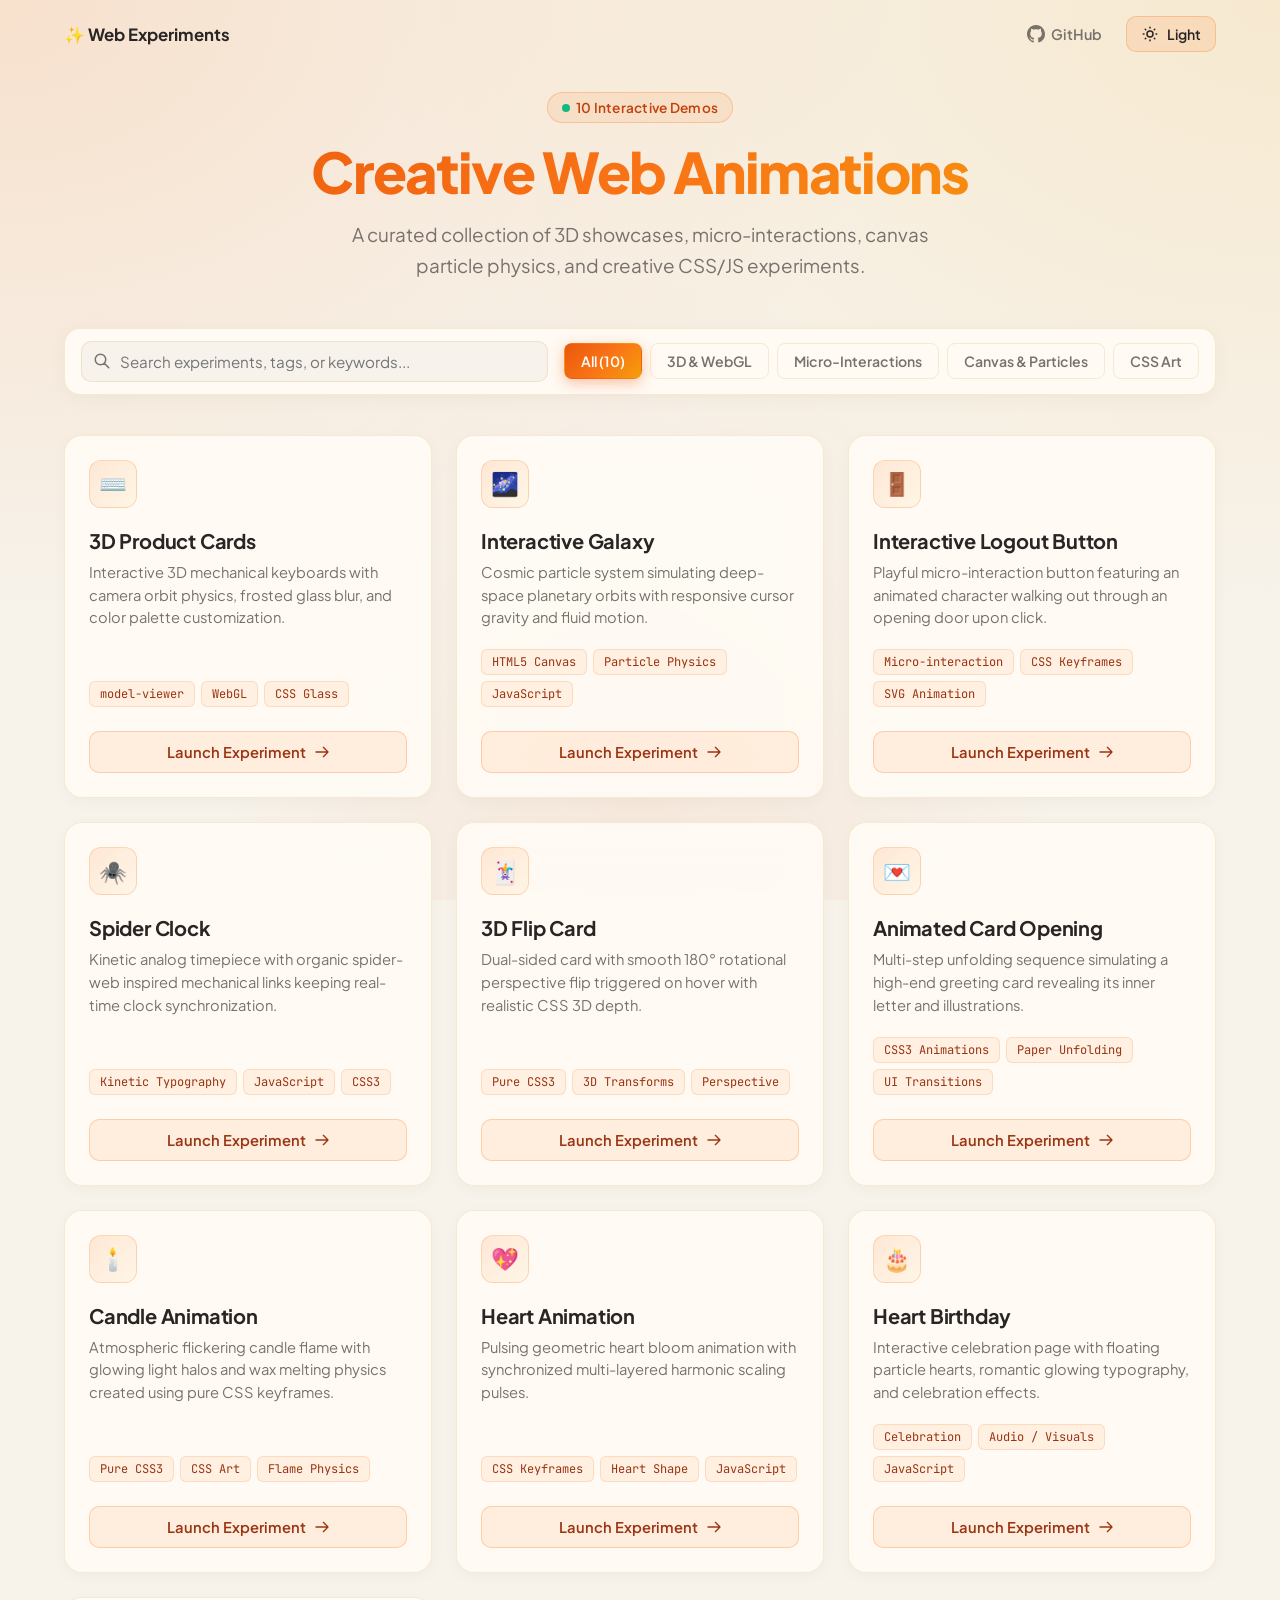
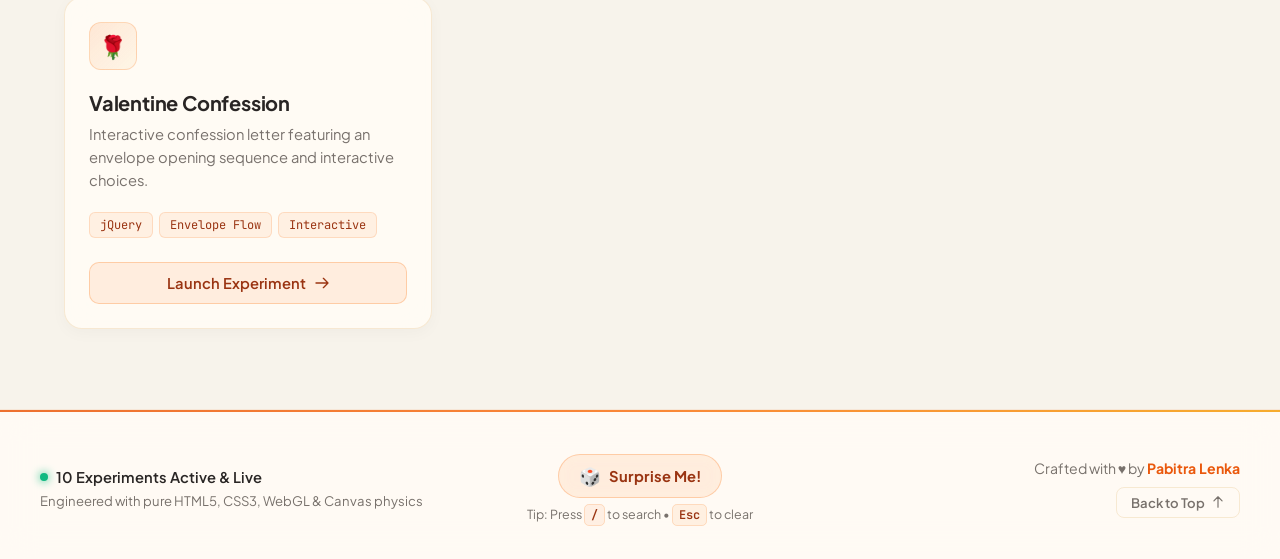
<file: index.html>
<!DOCTYPE html>
<html lang="en" data-theme="dark">
<head>
  <meta charset="UTF-8">
  <meta name="viewport" content="width=device-width, initial-scale=1.0">
  <title>Creative Web Animations & Interactive UI Showcase</title>
  <link rel="preconnect" href="https://fonts.googleapis.com">
  <link rel="preconnect" href="https://fonts.gstatic.com" crossorigin>
  <link href="https://fonts.googleapis.com/css2?family=Plus+Jakarta+Sans:wght@400;500;600;700;800&family=JetBrains+Mono:wght@400;500&display=swap" rel="stylesheet">
  <style>
    :root, [data-theme="dark"] {
      /* Dark Theme: Pitch Black with Cyber / Emerald Green Accents */
      --bg: #060907;
      --bg-gradient-1: rgba(16, 185, 129, 0.16);
      --bg-gradient-2: rgba(34, 197, 94, 0.12);
      --bg-gradient-3: rgba(132, 204, 22, 0.08);
      --card-bg: rgba(10, 18, 14, 0.78);
      --card-border: rgba(16, 185, 129, 0.14);
      --card-hover-border: rgba(16, 185, 129, 0.6);
      --card-hover-shadow: 0 16px 36px -8px rgba(0, 0, 0, 0.8), 0 0 24px -4px rgba(16, 185, 129, 0.3);
      --text-main: #f0fdf4;
      --text-muted: #94a39d;
      --accent-primary: #10b981;
      --accent-secondary: #22c55e;
      --accent-glow: rgba(16, 185, 129, 0.35);
      --gradient: linear-gradient(135deg, #10b981, #22c55e, #84cc16);
      --badge-bg: rgba(16, 185, 129, 0.12);
      --badge-border: rgba(16, 185, 129, 0.3);
      --badge-color: #34d399;
      --controls-bg: rgba(8, 16, 12, 0.72);
      --input-bg: rgba(16, 185, 129, 0.06);
      --input-color: #f0fdf4;
      --tag-bg: rgba(16, 185, 129, 0.08);
      --tag-border: rgba(16, 185, 129, 0.16);
      --tag-color: #a7f3d0;
      --btn-bg: rgba(16, 185, 129, 0.1);
      --btn-border: rgba(16, 185, 129, 0.25);
      --btn-color: #f0fdf4;
      --icon-bg: linear-gradient(135deg, rgba(16, 185, 129, 0.15), rgba(34, 197, 94, 0.04));
      --icon-border: rgba(16, 185, 129, 0.2);
      --footer-border: rgba(16, 185, 129, 0.12);
      --nav-link-color: #94a39d;
      --nav-link-hover: #34d399;
      --toggle-bg: rgba(16, 185, 129, 0.12);
      --toggle-border: rgba(16, 185, 129, 0.25);
    }

    [data-theme="light"] {
      /* Light Theme: Warm Beige Linen with Vibrant Sunset Orange Accents */
      --bg: #f7f3eb;
      --bg-gradient-1: rgba(249, 115, 22, 0.14);
      --bg-gradient-2: rgba(245, 158, 11, 0.12);
      --bg-gradient-3: rgba(234, 88, 12, 0.08);
      --card-bg: rgba(255, 252, 246, 0.9);
      --card-border: rgba(194, 120, 3, 0.14);
      --card-hover-border: rgba(249, 115, 22, 0.6);
      --card-hover-shadow: 0 16px 36px -8px rgba(234, 88, 12, 0.18), 0 4px 12px rgba(180, 83, 9, 0.06);
      --text-main: #292524;
      --text-muted: #78716c;
      --accent-primary: #ea580c;
      --accent-secondary: #f97316;
      --accent-glow: rgba(234, 88, 12, 0.35);
      --gradient: linear-gradient(135deg, #ea580c, #f97316, #f59e0b);
      --badge-bg: rgba(249, 115, 22, 0.1);
      --badge-border: rgba(249, 115, 22, 0.28);
      --badge-color: #c2410c;
      --controls-bg: rgba(255, 251, 245, 0.92);
      --input-bg: rgba(0, 0, 0, 0.03);
      --input-color: #1c1917;
      --tag-bg: rgba(249, 115, 22, 0.08);
      --tag-border: rgba(249, 115, 22, 0.18);
      --tag-color: #9a3412;
      --btn-bg: rgba(249, 115, 22, 0.1);
      --btn-border: rgba(249, 115, 22, 0.28);
      --btn-color: #9a3412;
      --icon-bg: linear-gradient(135deg, rgba(249, 115, 22, 0.14), rgba(245, 158, 11, 0.06));
      --icon-border: rgba(249, 115, 22, 0.22);
      --footer-border: rgba(180, 83, 9, 0.12);
      --nav-link-color: #78716c;
      --nav-link-hover: #ea580c;
      --toggle-bg: rgba(249, 115, 22, 0.12);
      --toggle-border: rgba(249, 115, 22, 0.28);
    }

    * {
      box-sizing: border-box;
      margin: 0;
      padding: 0;
    }

    body {
      background-color: var(--bg);
      background-image: 
        radial-gradient(at 0% 0%, var(--bg-gradient-1) 0px, transparent 50%),
        radial-gradient(at 100% 0%, var(--bg-gradient-2) 0px, transparent 50%),
        radial-gradient(at 50% 100%, var(--bg-gradient-3) 0px, transparent 50%);
      background-attachment: fixed;
      color: var(--text-main);
      font-family: 'Plus Jakarta Sans', -apple-system, BlinkMacSystemFont, sans-serif;
      min-height: 100vh;
      display: flex;
      flex-direction: column;
      -webkit-font-smoothing: antialiased;
      transition: background-color 0.3s ease, color 0.3s ease;
    }

    /* Top Navigation Bar */
    .top-nav {
      display: flex;
      justify-content: space-between;
      align-items: center;
      padding: 16px 24px;
      max-width: 1200px;
      margin: 0 auto;
      width: 100%;
    }

    .nav-brand {
      display: flex;
      align-items: center;
      gap: 10px;
      text-decoration: none;
      color: var(--text-main);
      font-weight: 700;
      font-size: 1.05rem;
    }

    .nav-actions {
      display: flex;
      align-items: center;
      gap: 12px;
    }

    .nav-link {
      display: inline-flex;
      align-items: center;
      gap: 6px;
      color: var(--nav-link-color);
      text-decoration: none;
      font-size: 0.9rem;
      font-weight: 600;
      padding: 8px 12px;
      border-radius: 8px;
      transition: all 0.2s ease;
    }

    .nav-link:hover {
      color: var(--nav-link-hover);
    }

    /* Theme Toggle Button */
    .theme-toggle-btn {
      display: inline-flex;
      align-items: center;
      justify-content: center;
      gap: 8px;
      background: var(--toggle-bg);
      border: 1px solid var(--toggle-border);
      color: var(--text-main);
      padding: 8px 14px;
      border-radius: 10px;
      font-size: 0.88rem;
      font-weight: 600;
      cursor: pointer;
      font-family: inherit;
      backdrop-filter: blur(8px);
      transition: all 0.25s ease;
    }

    .theme-toggle-btn:hover {
      border-color: var(--accent-primary);
      transform: translateY(-1px);
    }

    .theme-toggle-btn svg {
      width: 18px;
      height: 18px;
      transition: transform 0.3s ease;
    }

    .theme-toggle-btn:hover svg {
      transform: rotate(20deg);
    }

    .icon-sun {
      display: none;
    }

    .icon-moon {
      display: block;
    }

    [data-theme="light"] .icon-sun {
      display: block;
    }

    [data-theme="light"] .icon-moon {
      display: none;
    }

    .container {
      width: 100%;
      max-width: 1200px;
      margin: 0 auto;
      padding: 24px 24px 80px;
      flex: 1;
    }

    header {
      text-align: center;
      margin-bottom: 48px;
    }

    .badge {
      display: inline-flex;
      align-items: center;
      gap: 6px;
      background: var(--badge-bg);
      border: 1px solid var(--badge-border);
      color: var(--badge-color);
      padding: 6px 14px;
      border-radius: 9999px;
      font-size: 0.85rem;
      font-weight: 600;
      letter-spacing: 0.02em;
      margin-bottom: 16px;
      transition: all 0.3s ease;
    }

    h1 {
      font-size: clamp(2.2rem, 4.5vw, 3.5rem);
      font-weight: 800;
      letter-spacing: -0.03em;
      line-height: 1.15;
      margin-bottom: 16px;
      background: var(--gradient);
      -webkit-background-clip: text;
      -webkit-text-fill-color: transparent;
    }

    .subtitle {
      color: var(--text-muted);
      font-size: clamp(1rem, 1.8vw, 1.18rem);
      max-width: 620px;
      margin: 0 auto 32px;
      line-height: 1.6;
      transition: color 0.3s ease;
    }

    /* Search & Filter Controls */
    .controls {
      display: flex;
      flex-wrap: wrap;
      gap: 16px;
      justify-content: space-between;
      align-items: center;
      margin-bottom: 40px;
      background: var(--controls-bg);
      padding: 12px 16px;
      border-radius: 16px;
      border: 1px solid var(--card-border);
      backdrop-filter: blur(12px);
      box-shadow: 0 4px 20px rgba(0, 0, 0, 0.04);
      transition: all 0.3s ease;
    }

    .search-box {
      position: relative;
      flex: 1;
      min-width: 240px;
    }

    .search-box input {
      width: 100%;
      background: var(--input-bg);
      border: 1px solid var(--card-border);
      padding: 10px 16px 10px 38px;
      border-radius: 10px;
      color: var(--input-color);
      font-size: 0.95rem;
      font-family: inherit;
      outline: none;
      transition: all 0.2s ease;
    }

    .search-box input:focus {
      border-color: var(--accent-primary);
      box-shadow: 0 0 0 3px var(--accent-glow);
    }

    .search-box svg {
      position: absolute;
      left: 12px;
      top: 50%;
      transform: translateY(-50%);
      color: var(--text-muted);
      width: 18px;
      height: 18px;
    }

    .filters {
      display: flex;
      flex-wrap: wrap;
      gap: 8px;
    }

    .filter-btn {
      background: transparent;
      border: 1px solid var(--card-border);
      color: var(--text-muted);
      padding: 8px 16px;
      border-radius: 8px;
      font-size: 0.88rem;
      font-weight: 600;
      cursor: pointer;
      font-family: inherit;
      transition: all 0.2s ease;
    }

    .filter-btn:hover {
      color: var(--text-main);
      border-color: var(--accent-primary);
    }

    .filter-btn.active {
      background: var(--gradient);
      color: #fff;
      border-color: transparent;
      box-shadow: 0 4px 14px var(--accent-glow);
    }

    /* Grid layout */
    .grid {
      display: grid;
      grid-template-columns: repeat(auto-fill, minmax(320px, 1fr));
      gap: 24px;
    }

    .card {
      background: var(--card-bg);
      border: 1px solid var(--card-border);
      border-radius: 18px;
      padding: 24px;
      display: flex;
      flex-direction: column;
      position: relative;
      overflow: hidden;
      backdrop-filter: blur(16px);
      box-shadow: 0 4px 16px rgba(0, 0, 0, 0.03);
      transition: transform 0.3s cubic-bezier(0.16, 1, 0.3, 1), border-color 0.3s ease, box-shadow 0.3s ease, background-color 0.3s ease;
    }

    .card:hover {
      transform: translateY(-5px);
      border-color: var(--card-hover-border);
      box-shadow: var(--card-hover-shadow);
    }

    .card-icon {
      width: 48px;
      height: 48px;
      border-radius: 12px;
      background: var(--icon-bg);
      border: 1px solid var(--icon-border);
      display: flex;
      align-items: center;
      justify-content: center;
      font-size: 1.4rem;
      margin-bottom: 20px;
    }

    .card-title {
      font-size: 1.25rem;
      font-weight: 700;
      color: var(--text-main);
      margin-bottom: 8px;
      letter-spacing: -0.01em;
      transition: color 0.3s ease;
    }

    .card-desc {
      color: var(--text-muted);
      font-size: 0.92rem;
      line-height: 1.55;
      margin-bottom: 20px;
      flex: 1;
      transition: color 0.3s ease;
    }

    .tags {
      display: flex;
      flex-wrap: wrap;
      gap: 6px;
      margin-bottom: 24px;
    }

    .tag {
      background: var(--tag-bg);
      border: 1px solid var(--tag-border);
      color: var(--tag-color);
      font-size: 0.75rem;
      font-family: 'JetBrains Mono', monospace;
      padding: 4px 10px;
      border-radius: 6px;
      transition: all 0.3s ease;
    }

    .card-btn {
      display: inline-flex;
      align-items: center;
      justify-content: center;
      gap: 8px;
      text-decoration: none;
      background: var(--btn-bg);
      border: 1px solid var(--btn-border);
      color: var(--btn-color);
      font-weight: 600;
      font-size: 0.92rem;
      padding: 11px 18px;
      border-radius: 10px;
      transition: all 0.2s ease;
    }

    .card-btn:hover {
      background: var(--gradient);
      color: #fff;
      border-color: transparent;
      box-shadow: 0 4px 18px var(--accent-glow);
    }

    .card-btn svg {
      width: 16px;
      height: 16px;
      transition: transform 0.2s ease;
    }

    .card-btn:hover svg {
      transform: translateX(3px);
    }

    /* Unique Interactive Footer */
    footer {
      position: relative;
      background: var(--controls-bg);
      border-top: 1px solid var(--footer-border);
      backdrop-filter: blur(16px);
      padding: 44px 24px 36px;
      color: var(--text-muted);
      font-size: 0.9rem;
      transition: all 0.3s ease;
      overflow: hidden;
    }

    footer::before {
      content: '';
      position: absolute;
      top: 0;
      left: 0;
      right: 0;
      height: 2px;
      background: var(--gradient);
      opacity: 0.85;
    }

    .footer-container {
      max-width: 1200px;
      margin: 0 auto;
      display: grid;
      grid-template-columns: 1fr auto 1fr;
      gap: 32px;
      align-items: center;
    }

    .footer-left {
      display: flex;
      flex-direction: column;
      gap: 6px;
    }

    .footer-status {
      display: inline-flex;
      align-items: center;
      gap: 8px;
      font-weight: 600;
      color: var(--text-main);
      font-size: 0.92rem;
    }

    .status-dot {
      width: 8px;
      height: 8px;
      background: #10b981;
      border-radius: 50%;
      box-shadow: 0 0 10px #10b981;
      animation: pulseDot 2s infinite ease-in-out;
    }

    @keyframes pulseDot {
      0%, 100% { opacity: 1; transform: scale(1); }
      50% { opacity: 0.4; transform: scale(0.85); }
    }

    .footer-tagline {
      font-size: 0.82rem;
      color: var(--text-muted);
    }

    .footer-center {
      display: flex;
      flex-direction: column;
      align-items: center;
      gap: 8px;
    }

    .surprise-btn {
      display: inline-flex;
      align-items: center;
      gap: 8px;
      background: var(--btn-bg);
      border: 1px solid var(--btn-border);
      color: var(--btn-color);
      font-weight: 700;
      font-size: 0.92rem;
      padding: 10px 20px;
      border-radius: 9999px;
      cursor: pointer;
      font-family: inherit;
      transition: all 0.25s ease;
      backdrop-filter: blur(8px);
    }

    .surprise-btn:hover {
      background: var(--gradient);
      color: #fff;
      border-color: transparent;
      box-shadow: 0 4px 18px var(--accent-glow);
      transform: translateY(-2px);
    }

    .surprise-btn:hover .dice-icon {
      transform: rotate(180deg);
    }

    .dice-icon {
      font-size: 1.1rem;
      transition: transform 0.4s cubic-bezier(0.34, 1.56, 0.64, 1);
    }

    .shortcut-hint {
      font-size: 0.78rem;
      color: var(--text-muted);
    }

    kbd {
      background: var(--tag-bg);
      border: 1px solid var(--tag-border);
      color: var(--tag-color);
      padding: 2px 6px;
      border-radius: 5px;
      font-family: 'JetBrains Mono', monospace;
      font-size: 0.75rem;
      font-weight: 600;
    }

    .footer-right {
      display: flex;
      flex-direction: column;
      align-items: flex-end;
      gap: 10px;
    }

    .footer-author {
      font-size: 0.88rem;
    }

    .footer-author a {
      color: var(--accent-primary);
      text-decoration: none;
      font-weight: 600;
      transition: color 0.2s ease;
    }

    .footer-author a:hover {
      color: var(--accent-secondary);
      text-decoration: underline;
    }

    .back-to-top-btn {
      display: inline-flex;
      align-items: center;
      gap: 6px;
      background: transparent;
      border: 1px solid var(--card-border);
      color: var(--text-muted);
      padding: 6px 14px;
      border-radius: 8px;
      font-size: 0.82rem;
      font-weight: 600;
      cursor: pointer;
      font-family: inherit;
      transition: all 0.2s ease;
    }

    .back-to-top-btn:hover {
      color: var(--text-main);
      border-color: var(--accent-primary);
      transform: translateY(-2px);
    }

    .back-to-top-btn svg {
      width: 14px;
      height: 14px;
      transition: transform 0.2s ease;
    }

    .back-to-top-btn:hover svg {
      transform: translateY(-2px);
    }

    @keyframes highlightPulse {
      0% { transform: scale(1); }
      50% { transform: scale(1.04); box-shadow: 0 0 32px var(--accent-primary); border-color: var(--accent-primary); }
      100% { transform: scale(1); }
    }

    .card-highlight {
      animation: highlightPulse 1.2s ease-in-out;
      border-color: var(--accent-primary) !important;
    }

    @media (max-width: 860px) {
      .footer-container {
        grid-template-columns: 1fr;
        text-align: center;
        gap: 24px;
      }
      .footer-right {
        align-items: center;
      }
      .footer-left {
        align-items: center;
      }
    }

    .no-results {
      grid-column: 1 / -1;
      text-align: center;
      padding: 60px 20px;
      color: var(--text-muted);
      font-size: 1.1rem;
      display: none;
    }
  </style>
</head>
<body>

  <!-- Top Navigation Bar -->
  <nav class="top-nav">
    <a href="#" class="nav-brand">
      <span>✨ Web Experiments</span>
    </a>
    <div class="nav-actions">
      <a href="https://github.com/pabitralenka07/Web_experiments" target="_blank" rel="noopener" class="nav-link">
        <svg width="18" height="18" fill="currentColor" viewBox="0 0 24 24"><path d="M12 0C5.37 0 0 5.37 0 12c0 5.31 3.435 9.795 8.205 11.385.6.105.825-.255.825-.57 0-.285-.015-1.23-.015-2.235-3.015.555-3.795-.735-4.035-1.41-.135-.345-.72-1.41-1.23-1.695-.42-.225-1.02-.78-.015-.795.945-.015 1.62.87 1.845 1.23 1.08 1.815 2.805 1.305 3.495.99.105-.78.42-1.305.765-1.605-2.67-.3-5.46-1.335-5.46-5.925 0-1.305.465-2.385 1.23-3.225-.12-.3-.54-1.53.12-3.18 0 0 1.005-.315 3.3 1.23.96-.27 1.98-.405 3-.405s2.04.135 3 .405c2.295-1.56 3.3-1.23 3.3-1.23.66 1.65.24 2.88.12 3.18.765.84 1.23 1.905 1.23 3.225 0 4.605-2.805 5.625-5.475 5.925.435.375.81 1.095.81 2.22 0 1.605-.015 2.895-.015 3.3 0 .315.225.69.825.57A12.02 12.02 0 0024 12c0-6.63-5.37-12-12-12z"/></svg>
        GitHub
      </a>
      <button class="theme-toggle-btn" id="themeToggle" aria-label="Toggle dark and light theme">
        <!-- Moon Icon (Dark Mode active) -->
        <svg class="icon-moon" fill="none" stroke="currentColor" viewBox="0 0 24 24">
          <path stroke-linecap="round" stroke-linejoin="round" stroke-width="2" d="M20.354 15.354A9 9 0 018.646 3.646 9.003 9.003 0 0012 21a9.003 9.003 0 008.354-5.646z"></path>
        </svg>
        <!-- Sun Icon (Light Mode active) -->
        <svg class="icon-sun" fill="none" stroke="currentColor" viewBox="0 0 24 24">
          <path stroke-linecap="round" stroke-linejoin="round" stroke-width="2" d="M12 3v1m0 16v1m9-9h-1M4 12H3m15.364 6.364l-.707-.707M6.343 6.343l-.707-.707m12.728 0l-.707.707M6.343 17.657l-.707.707M16 12a4 4 0 11-8 0 4 4 0 018 0z"></path>
        </svg>
        <span id="themeToggleLabel">Dark</span>
      </button>
    </div>
  </nav>

  <div class="container">
    <header>
      <div class="badge">
        <span style="display:inline-block; width:8px; height:8px; background:#10b981; border-radius:50%;"></span>
        10 Interactive Demos
      </div>
      <h1>Creative Web Animations</h1>
      <p class="subtitle">A curated collection of 3D showcases, micro-interactions, canvas particle physics, and creative CSS/JS experiments.</p>
    </header>

    <div class="controls">
      <div class="search-box">
        <svg fill="none" stroke="currentColor" viewBox="0 0 24 24">
          <path stroke-linecap="round" stroke-linejoin="round" stroke-width="2" d="M21 21l-6-6m2-5a7 7 0 11-14 0 7 7 0 0114 0z"></path>
        </svg>
        <input type="text" id="searchInput" placeholder="Search experiments, tags, or keywords...">
      </div>
      <div class="filters">
        <button class="filter-btn active" data-category="all">All (10)</button>
        <button class="filter-btn" data-category="3d">3D & WebGL</button>
        <button class="filter-btn" data-category="interactive">Micro-Interactions</button>
        <button class="filter-btn" data-category="canvas">Canvas & Particles</button>
        <button class="filter-btn" data-category="css">CSS Art</button>
      </div>
    </div>

    <div class="grid" id="projectGrid">

      <!-- 1. 3D Card Animation -->
      <div class="card" data-category="3d interactive" data-title="3d product cards keyboard model viewer">
        <div class="card-icon">⌨️</div>
        <h2 class="card-title">3D Product Cards</h2>
        <p class="card-desc">Interactive 3D mechanical keyboards with camera orbit physics, frosted glass blur, and color palette customization.</p>
        <div class="tags">
          <span class="tag">model-viewer</span>
          <span class="tag">WebGL</span>
          <span class="tag">CSS Glass</span>
        </div>
        <a class="card-btn" href="./3D%20Card%20Animation/">
          <span>Launch Experiment</span>
          <svg fill="none" stroke="currentColor" viewBox="0 0 24 24"><path stroke-linecap="round" stroke-linejoin="round" stroke-width="2" d="M14 5l7 7m0 0l-7 7m7-7H3"></path></svg>
        </a>
      </div>

      <!-- 2. Interactive Galaxy -->
      <div class="card" data-category="canvas 3d interactive" data-title="interactive galaxy particles space cosmos canvas">
        <div class="card-icon">🌌</div>
        <h2 class="card-title">Interactive Galaxy</h2>
        <p class="card-desc">Cosmic particle system simulating deep-space planetary orbits with responsive cursor gravity and fluid motion.</p>
        <div class="tags">
          <span class="tag">HTML5 Canvas</span>
          <span class="tag">Particle Physics</span>
          <span class="tag">JavaScript</span>
        </div>
        <a class="card-btn" href="./Interactive%20Galaxy/">
          <span>Launch Experiment</span>
          <svg fill="none" stroke="currentColor" viewBox="0 0 24 24"><path stroke-linecap="round" stroke-linejoin="round" stroke-width="2" d="M14 5l7 7m0 0l-7 7m7-7H3"></path></svg>
        </a>
      </div>

      <!-- 3. Interactive Logout Button -->
      <div class="card" data-category="interactive css" data-title="interactive logout button character door micro interaction">
        <div class="card-icon">🚪</div>
        <h2 class="card-title">Interactive Logout Button</h2>
        <p class="card-desc">Playful micro-interaction button featuring an animated character walking out through an opening door upon click.</p>
        <div class="tags">
          <span class="tag">Micro-interaction</span>
          <span class="tag">CSS Keyframes</span>
          <span class="tag">SVG Animation</span>
        </div>
        <a class="card-btn" href="./Interactive%20Logout%20Button/">
          <span>Launch Experiment</span>
          <svg fill="none" stroke="currentColor" viewBox="0 0 24 24"><path stroke-linecap="round" stroke-linejoin="round" stroke-width="2" d="M14 5l7 7m0 0l-7 7m7-7H3"></path></svg>
        </a>
      </div>

      <!-- 4. Spider Clock -->
      <div class="card" data-category="canvas interactive" data-title="spider clock analog kinetic web time">
        <div class="card-icon">🕷️</div>
        <h2 class="card-title">Spider Clock</h2>
        <p class="card-desc">Kinetic analog timepiece with organic spider-web inspired mechanical links keeping real-time clock synchronization.</p>
        <div class="tags">
          <span class="tag">Kinetic Typography</span>
          <span class="tag">JavaScript</span>
          <span class="tag">CSS3</span>
        </div>
        <a class="card-btn" href="./Spider-Clock--main/">
          <span>Launch Experiment</span>
          <svg fill="none" stroke="currentColor" viewBox="0 0 24 24"><path stroke-linecap="round" stroke-linejoin="round" stroke-width="2" d="M14 5l7 7m0 0l-7 7m7-7H3"></path></svg>
        </a>
      </div>

      <!-- 5. 3D Flip Card CSS -->
      <div class="card" data-category="3d css" data-title="3d flip card css perspective transform">
        <div class="card-icon">🃏</div>
        <h2 class="card-title">3D Flip Card</h2>
        <p class="card-desc">Dual-sided card with smooth 180° rotational perspective flip triggered on hover with realistic CSS 3D depth.</p>
        <div class="tags">
          <span class="tag">Pure CSS3</span>
          <span class="tag">3D Transforms</span>
          <span class="tag">Perspective</span>
        </div>
        <a class="card-btn" href="./3D%20Flip%20Card%20CSS/">
          <span>Launch Experiment</span>
          <svg fill="none" stroke="currentColor" viewBox="0 0 24 24"><path stroke-linecap="round" stroke-linejoin="round" stroke-width="2" d="M14 5l7 7m0 0l-7 7m7-7H3"></path></svg>
        </a>
      </div>

      <!-- 6. Animated Card Opening -->
      <div class="card" data-category="interactive css" data-title="animated card opening envelope gift greeting">
        <div class="card-icon">💌</div>
        <h2 class="card-title">Animated Card Opening</h2>
        <p class="card-desc">Multi-step unfolding sequence simulating a high-end greeting card revealing its inner letter and illustrations.</p>
        <div class="tags">
          <span class="tag">CSS3 Animations</span>
          <span class="tag">Paper Unfolding</span>
          <span class="tag">UI Transitions</span>
        </div>
        <a class="card-btn" href="./Animated%20Card%20Opening/">
          <span>Launch Experiment</span>
          <svg fill="none" stroke="currentColor" viewBox="0 0 24 24"><path stroke-linecap="round" stroke-linejoin="round" stroke-width="2" d="M14 5l7 7m0 0l-7 7m7-7H3"></path></svg>
        </a>
      </div>

      <!-- 7. Candle Animation -->
      <div class="card" data-category="css" data-title="candle animation flame glowing light fire">
        <div class="card-icon">🕯️</div>
        <h2 class="card-title">Candle Animation</h2>
        <p class="card-desc">Atmospheric flickering candle flame with glowing light halos and wax melting physics created using pure CSS keyframes.</p>
        <div class="tags">
          <span class="tag">Pure CSS3</span>
          <span class="tag">CSS Art</span>
          <span class="tag">Flame Physics</span>
        </div>
        <a class="card-btn" href="./Candle%20Animation/">
          <span>Launch Experiment</span>
          <svg fill="none" stroke="currentColor" viewBox="0 0 24 24"><path stroke-linecap="round" stroke-linejoin="round" stroke-width="2" d="M14 5l7 7m0 0l-7 7m7-7H3"></path></svg>
        </a>
      </div>

      <!-- 8. Heart Animation -->
      <div class="card" data-category="css interactive" data-title="heart animation pulse geometric love">
        <div class="card-icon">💖</div>
        <h2 class="card-title">Heart Animation</h2>
        <p class="card-desc">Pulsing geometric heart bloom animation with synchronized multi-layered harmonic scaling pulses.</p>
        <div class="tags">
          <span class="tag">CSS Keyframes</span>
          <span class="tag">Heart Shape</span>
          <span class="tag">JavaScript</span>
        </div>
        <a class="card-btn" href="./Heart%20Animation/">
          <span>Launch Experiment</span>
          <svg fill="none" stroke="currentColor" viewBox="0 0 24 24"><path stroke-linecap="round" stroke-linejoin="round" stroke-width="2" d="M14 5l7 7m0 0l-7 7m7-7H3"></path></svg>
        </a>
      </div>

      <!-- 9. Heart Birthday -->
      <div class="card" data-category="interactive canvas" data-title="heart birthday celebration music fireworks romantic">
        <div class="card-icon">🎂</div>
        <h2 class="card-title">Heart Birthday</h2>
        <p class="card-desc">Interactive celebration page with floating particle hearts, romantic glowing typography, and celebration effects.</p>
        <div class="tags">
          <span class="tag">Celebration</span>
          <span class="tag">Audio / Visuals</span>
          <span class="tag">JavaScript</span>
        </div>
        <a class="card-btn" href="./HeartBirthday-main/">
          <span>Launch Experiment</span>
          <svg fill="none" stroke="currentColor" viewBox="0 0 24 24"><path stroke-linecap="round" stroke-linejoin="round" stroke-width="2" d="M14 5l7 7m0 0l-7 7m7-7H3"></path></svg>
        </a>
      </div>

      <!-- 10. Valentine Confession -->
      <div class="card" data-category="interactive css" data-title="valentine confession letter envelope love romantic">
        <div class="card-icon">🌹</div>
        <h2 class="card-title">Valentine Confession</h2>
        <p class="card-desc">Interactive confession letter featuring an envelope opening sequence and interactive choices.</p>
        <div class="tags">
          <span class="tag">jQuery</span>
          <span class="tag">Envelope Flow</span>
          <span class="tag">Interactive</span>
        </div>
        <a class="card-btn" href="./valentine-confession/index.html">
          <span>Launch Experiment</span>
          <svg fill="none" stroke="currentColor" viewBox="0 0 24 24"><path stroke-linecap="round" stroke-linejoin="round" stroke-width="2" d="M14 5l7 7m0 0l-7 7m7-7H3"></path></svg>
        </a>
      </div>

      <div class="no-results" id="noResults">
        No matching animation experiments found.
      </div>
    </div>
  </div>

  <footer>
    <div class="footer-container">
      <div class="footer-left">
        <div class="footer-status">
          <span class="status-dot"></span>
          <span>10 Experiments Active & Live</span>
        </div>
        <p class="footer-tagline">Engineered with pure HTML5, CSS3, WebGL & Canvas physics</p>
      </div>

      <div class="footer-center">
        <button id="surpriseBtn" class="surprise-btn" title="Pick a random experiment">
          <span class="dice-icon">🎲</span>
          <span>Surprise Me!</span>
        </button>
        <div class="shortcut-hint">
          <span>Tip: Press <kbd>/</kbd> to search &bull; <kbd>Esc</kbd> to clear</span>
        </div>
      </div>

      <div class="footer-right">
        <div class="footer-author">
          Crafted with &hearts; by <a href="https://github.com/pabitralenka07" target="_blank" rel="noopener"><strong>Pabitra Lenka</strong></a>
        </div>
        <button id="backToTop" class="back-to-top-btn" title="Scroll back to top">
          <span>Back to Top</span>
          <svg fill="none" stroke="currentColor" viewBox="0 0 24 24"><path stroke-linecap="round" stroke-linejoin="round" stroke-width="2" d="M5 10l7-7m0 0l7 7m-7-7v18"></path></svg>
        </button>
      </div>
    </div>
  </footer>

  <script>
    // --- Dark / Light Theme Logic ---
    const htmlElement = document.documentElement;
    const themeToggleBtn = document.getElementById('themeToggle');
    const themeToggleLabel = document.getElementById('themeToggleLabel');

    function applyTheme(theme) {
      htmlElement.setAttribute('data-theme', theme);
      localStorage.setItem('web_experiments_theme', theme);
      if (theme === 'light') {
        themeToggleLabel.textContent = 'Light';
      } else {
        themeToggleLabel.textContent = 'Dark';
      }
    }

    // Initialize Theme
    const savedTheme = localStorage.getItem('web_experiments_theme');
    if (savedTheme) {
      applyTheme(savedTheme);
    } else {
      const prefersLight = window.matchMedia('(prefers-color-scheme: light)').matches;
      applyTheme(prefersLight ? 'light' : 'dark');
    }

    // Toggle Theme Click
    themeToggleBtn.addEventListener('click', () => {
      const currentTheme = htmlElement.getAttribute('data-theme') || 'dark';
      const newTheme = currentTheme === 'dark' ? 'light' : 'dark';
      applyTheme(newTheme);
    });

    // Listen to System Changes if User Hasn't Manually Selected
    window.matchMedia('(prefers-color-scheme: light)').addEventListener('change', (e) => {
      if (!localStorage.getItem('web_experiments_theme')) {
        applyTheme(e.matches ? 'light' : 'dark');
      }
    });

    // --- Search & Category Filtering ---
    const searchInput = document.getElementById('searchInput');
    const filterBtns = document.querySelectorAll('.filter-btn');
    const cards = document.querySelectorAll('.card');
    const noResults = document.getElementById('noResults');

    let activeCategory = 'all';
    let searchQuery = '';

    function filterCards() {
      let visibleCount = 0;

      cards.forEach(card => {
        const categories = card.getAttribute('data-category').split(' ');
        const titleAndDesc = card.getAttribute('data-title').toLowerCase();

        const matchesCategory = activeCategory === 'all' || categories.includes(activeCategory);
        const matchesSearch = !searchQuery || titleAndDesc.includes(searchQuery.toLowerCase());

        if (matchesCategory && matchesSearch) {
          card.style.display = 'flex';
          visibleCount++;
        } else {
          card.style.display = 'none';
        }
      });

      noResults.style.display = visibleCount === 0 ? 'block' : 'none';
    }

    filterBtns.forEach(btn => {
      btn.addEventListener('click', () => {
        filterBtns.forEach(b => b.classList.remove('active'));
        btn.classList.add('active');
        activeCategory = btn.getAttribute('data-category');
        filterCards();
      });
    });

    searchInput.addEventListener('input', (e) => {
      searchQuery = e.target.value.trim();
      filterCards();
    });

    // --- Surprise Me Button Logic ---
    const surpriseBtn = document.getElementById('surpriseBtn');
    surpriseBtn.addEventListener('click', () => {
      // Reset filters so all cards are visible
      filterBtns.forEach(b => b.classList.remove('active'));
      const allFilterBtn = document.querySelector('[data-category="all"]');
      if (allFilterBtn) allFilterBtn.classList.add('active');
      activeCategory = 'all';
      searchQuery = '';
      searchInput.value = '';
      filterCards();

      const cardsArray = Array.from(document.querySelectorAll('.card'));
      if (cardsArray.length === 0) return;
      const randomCard = cardsArray[Math.floor(Math.random() * cardsArray.length)];
      
      randomCard.scrollIntoView({ behavior: 'smooth', block: 'center' });
      randomCard.classList.remove('card-highlight');
      void randomCard.offsetWidth; // Force DOM reflow to replay pulse
      randomCard.classList.add('card-highlight');

      setTimeout(() => {
        randomCard.classList.remove('card-highlight');
      }, 2000);
    });

    // --- Back to Top Logic ---
    const backToTopBtn = document.getElementById('backToTop');
    backToTopBtn.addEventListener('click', () => {
      window.scrollTo({ top: 0, behavior: 'smooth' });
    });

    // --- Global Keyboard Shortcuts ---
    window.addEventListener('keydown', (e) => {
      if (e.key === '/' && document.activeElement !== searchInput) {
        e.preventDefault();
        searchInput.focus();
        searchInput.select();
      } else if (e.key === 'Escape' && document.activeElement === searchInput) {
        searchInput.value = '';
        searchQuery = '';
        filterCards();
        searchInput.blur();
      }
    });
  </script>
</body>
</html>
</file>
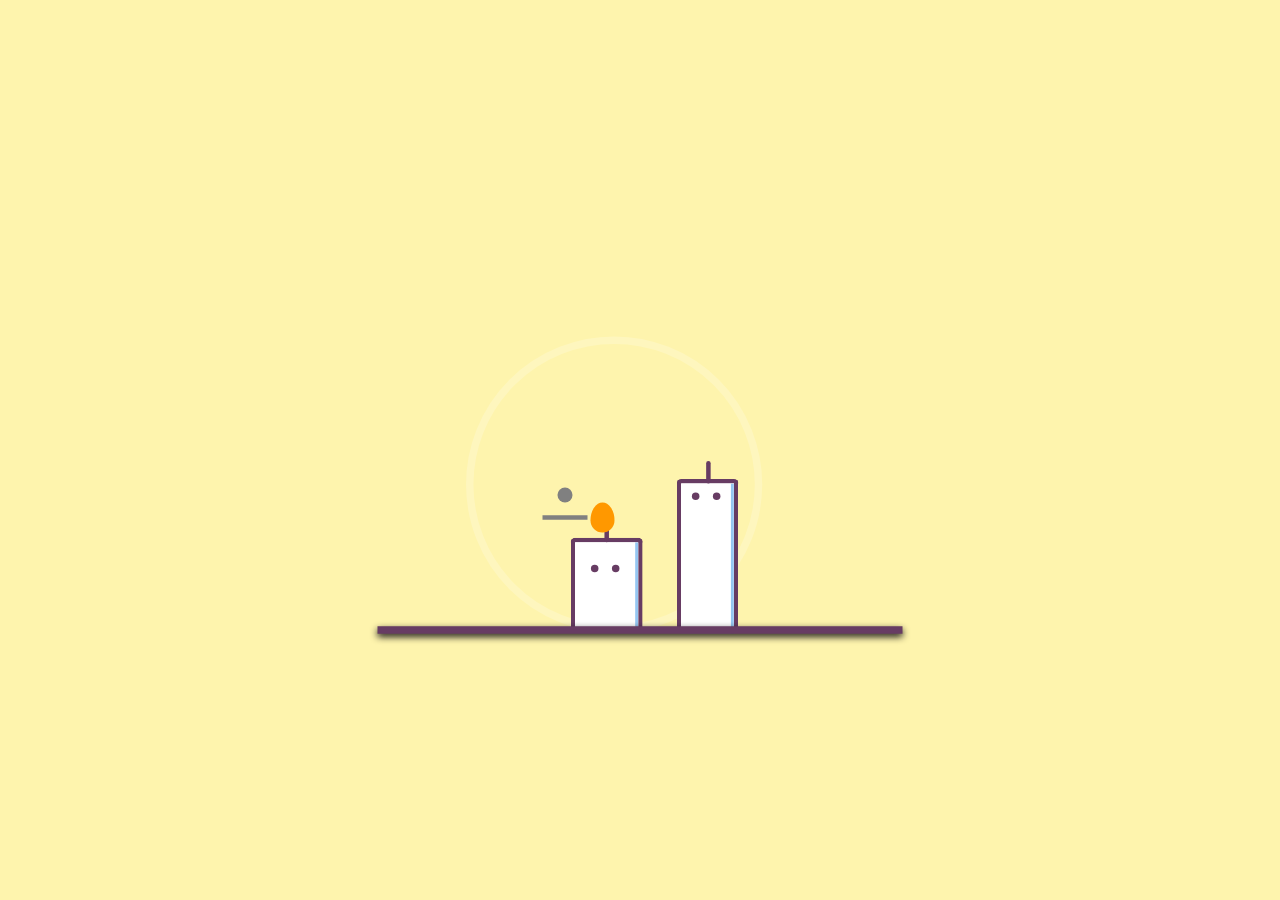
<file: Candle Animation/index.html>
<!DOCTYPE html>
<html lang="en">

  <head>
    <meta charset="UTF-8">
    <title>Candle Animation</title>
    <link rel="stylesheet" href="./style.css">

  </head>
    
  <body>
  <div class="wrapper">
  <div class="candles">
    <div class="light__wave"></div>
    <div class="candle1">
      <div class="candle1__body">
        <div class="candle1__eyes">
          <span class="candle1__eyes-one"></span>
          <span class="candle1__eyes-two"></span>
        </div>
        <div class="candle1__mouth"></div>
      </div>
      <div class="candle1__stick"></div>
    </div>
    
    <div class="candle2">
      <div class="candle2__body">
        <div class="candle2__eyes">
          <div class="candle2__eyes-one"></div>
          <div class="candle2__eyes-two"></div>
        </div>
      </div>
      <div class="candle2__stick"></div>
    </div>
    <div class="candle2__fire"></div>
    <div class="sparkles-one"></div>
    <div class="sparkles-two"></div>
    <div class="candle__smoke-one">

    </div>
    <div class="candle__smoke-two">

    </div>
    
  </div>
  <div class="floor">
  </div>
  

</div>
    
  </body>
  
</html>
</file>
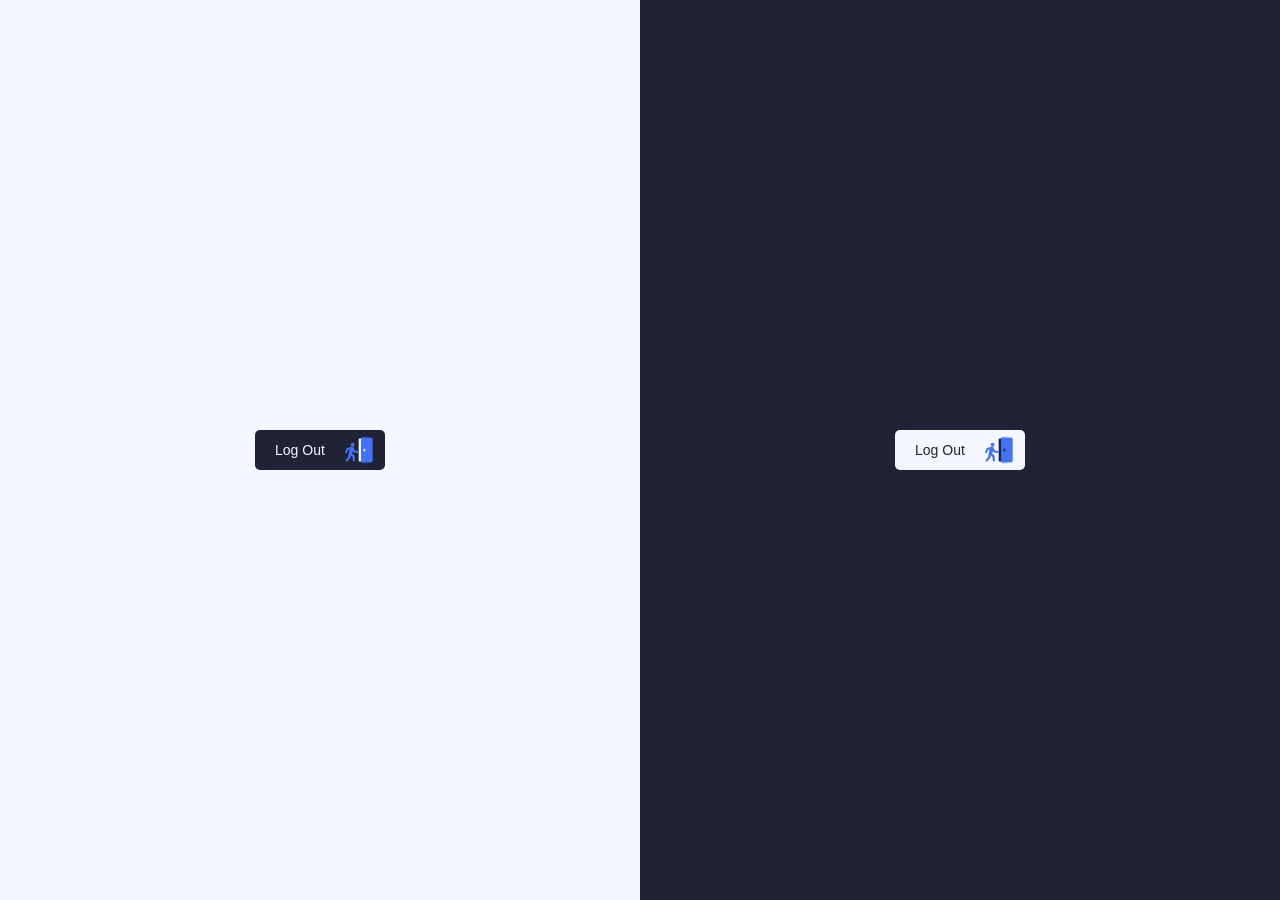
<file: Interactive Logout Button/index.html>
<!DOCTYPE html>
<html lang="en">
<head>
    <meta charset="UTF-8">
    <meta name="viewport" content="width=device-width, initial-scale=1.0">
    <title>Interactive logout button</title>
    <link rel="stylesheet" href="./style.css">
</head>
<body>
  <div class="background background--light">
  <button class="logoutButton logoutButton--dark">
    <svg class="doorway" viewBox="0 0 100 100">
      <path d="M93.4 86.3H58.6c-1.9 0-3.4-1.5-3.4-3.4V17.1c0-1.9 1.5-3.4 3.4-3.4h34.8c1.9 0 3.4 1.5 3.4 3.4v65.8c0 1.9-1.5 3.4-3.4 3.4z" />
      <path class="bang" d="M40.5 43.7L26.6 31.4l-2.5 6.7zM41.9 50.4l-19.5-4-1.4 6.3zM40 57.4l-17.7 3.9 3.9 5.7z" />
    </svg>
    <svg class="figure" viewBox="0 0 100 100">
      <circle cx="52.1" cy="32.4" r="6.4" />
      <path d="M50.7 62.8c-1.2 2.5-3.6 5-7.2 4-3.2-.9-4.9-3.5-4-7.8.7-3.4 3.1-13.8 4.1-15.8 1.7-3.4 1.6-4.6 7-3.7 4.3.7 4.6 2.5 4.3 5.4-.4 3.7-2.8 15.1-4.2 17.9z" />
      <g class="arm1">
        <path d="M55.5 56.5l-6-9.5c-1-1.5-.6-3.5.9-4.4 1.5-1 3.7-1.1 4.6.4l6.1 10c1 1.5.3 3.5-1.1 4.4-1.5.9-3.5.5-4.5-.9z" />
        <path class="wrist1" d="M69.4 59.9L58.1 58c-1.7-.3-2.9-1.9-2.6-3.7.3-1.7 1.9-2.9 3.7-2.6l11.4 1.9c1.7.3 2.9 1.9 2.6 3.7-.4 1.7-2 2.9-3.8 2.6z" />
      </g>
      <g class="arm2">
        <path d="M34.2 43.6L45 40.3c1.7-.6 3.5.3 4 2 .6 1.7-.3 4-2 4.5l-10.8 2.8c-1.7.6-3.5-.3-4-2-.6-1.6.3-3.4 2-4z" />
        <path class="wrist2" d="M27.1 56.2L32 45.7c.7-1.6 2.6-2.3 4.2-1.6 1.6.7 2.3 2.6 1.6 4.2L33 58.8c-.7 1.6-2.6 2.3-4.2 1.6-1.7-.7-2.4-2.6-1.7-4.2z" />
      </g>
      <g class="leg1">
        <path d="M52.1 73.2s-7-5.7-7.9-6.5c-.9-.9-1.2-3.5-.1-4.9 1.1-1.4 3.8-1.9 5.2-.9l7.9 7c1.4 1.1 1.7 3.5.7 4.9-1.1 1.4-4.4 1.5-5.8.4z" />
        <path class="calf1" d="M52.6 84.4l-1-12.8c-.1-1.9 1.5-3.6 3.5-3.7 2-.1 3.7 1.4 3.8 3.4l1 12.8c.1 1.9-1.5 3.6-3.5 3.7-2 0-3.7-1.5-3.8-3.4z" />
      </g>
      <g class="leg2">
        <path d="M37.8 72.7s1.3-10.2 1.6-11.4 2.4-2.8 4.1-2.6c1.7.2 3.6 2.3 3.4 4l-1.8 11.1c-.2 1.7-1.7 3.3-3.4 3.1-1.8-.2-4.1-2.4-3.9-4.2z" />
        <path class="calf2" d="M29.5 82.3l9.6-10.9c1.3-1.4 3.6-1.5 5.1-.1 1.5 1.4.4 4.9-.9 6.3l-8.5 9.6c-1.3 1.4-3.6 1.5-5.1.1-1.4-1.3-1.5-3.5-.2-5z" />
      </g>
    </svg>
    <svg class="door" viewBox="0 0 100 100">
      <path d="M93.4 86.3H58.6c-1.9 0-3.4-1.5-3.4-3.4V17.1c0-1.9 1.5-3.4 3.4-3.4h34.8c1.9 0 3.4 1.5 3.4 3.4v65.8c0 1.9-1.5 3.4-3.4 3.4z" />
      <circle cx="66" cy="50" r="3.7" />
    </svg>
    <span class="button-text">Log Out</span>
  </button>
</div>

<div class="background background--dark">
  <button class="logoutButton logoutButton--light">
    <svg class="doorway" viewBox="0 0 100 100">
      <path d="M93.4 86.3H58.6c-1.9 0-3.4-1.5-3.4-3.4V17.1c0-1.9 1.5-3.4 3.4-3.4h34.8c1.9 0 3.4 1.5 3.4 3.4v65.8c0 1.9-1.5 3.4-3.4 3.4z" />
      <path class="bang" d="M40.5 43.7L26.6 31.4l-2.5 6.7zM41.9 50.4l-19.5-4-1.4 6.3zM40 57.4l-17.7 3.9 3.9 5.7z" />
    </svg>
    <svg class="figure" viewBox="0 0 100 100">
      <circle cx="52.1" cy="32.4" r="6.4" />
      <path d="M50.7 62.8c-1.2 2.5-3.6 5-7.2 4-3.2-.9-4.9-3.5-4-7.8.7-3.4 3.1-13.8 4.1-15.8 1.7-3.4 1.6-4.6 7-3.7 4.3.7 4.6 2.5 4.3 5.4-.4 3.7-2.8 15.1-4.2 17.9z" />
      <g class="arm1">
        <path d="M55.5 56.5l-6-9.5c-1-1.5-.6-3.5.9-4.4 1.5-1 3.7-1.1 4.6.4l6.1 10c1 1.5.3 3.5-1.1 4.4-1.5.9-3.5.5-4.5-.9z" />
        <path class="wrist1" d="M69.4 59.9L58.1 58c-1.7-.3-2.9-1.9-2.6-3.7.3-1.7 1.9-2.9 3.7-2.6l11.4 1.9c1.7.3 2.9 1.9 2.6 3.7-.4 1.7-2 2.9-3.8 2.6z" />
      </g>
      <g class="arm2">
        <path d="M34.2 43.6L45 40.3c1.7-.6 3.5.3 4 2 .6 1.7-.3 4-2 4.5l-10.8 2.8c-1.7.6-3.5-.3-4-2-.6-1.6.3-3.4 2-4z" />
        <path class="wrist2" d="M27.1 56.2L32 45.7c.7-1.6 2.6-2.3 4.2-1.6 1.6.7 2.3 2.6 1.6 4.2L33 58.8c-.7 1.6-2.6 2.3-4.2 1.6-1.7-.7-2.4-2.6-1.7-4.2z" />
      </g>
      <g class="leg1">
        <path d="M52.1 73.2s-7-5.7-7.9-6.5c-.9-.9-1.2-3.5-.1-4.9 1.1-1.4 3.8-1.9 5.2-.9l7.9 7c1.4 1.1 1.7 3.5.7 4.9-1.1 1.4-4.4 1.5-5.8.4z" />
        <path class="calf1" d="M52.6 84.4l-1-12.8c-.1-1.9 1.5-3.6 3.5-3.7 2-.1 3.7 1.4 3.8 3.4l1 12.8c.1 1.9-1.5 3.6-3.5 3.7-2 0-3.7-1.5-3.8-3.4z" />
      </g>
      <g class="leg2">
        <path d="M37.8 72.7s1.3-10.2 1.6-11.4 2.4-2.8 4.1-2.6c1.7.2 3.6 2.3 3.4 4l-1.8 11.1c-.2 1.7-1.7 3.3-3.4 3.1-1.8-.2-4.1-2.4-3.9-4.2z" />
        <path class="calf2" d="M29.5 82.3l9.6-10.9c1.3-1.4 3.6-1.5 5.1-.1 1.5 1.4.4 4.9-.9 6.3l-8.5 9.6c-1.3 1.4-3.6 1.5-5.1.1-1.4-1.3-1.5-3.5-.2-5z" />
      </g>
    </svg>
    <svg class="door" viewBox="0 0 100 100">
      <path d="M93.4 86.3H58.6c-1.9 0-3.4-1.5-3.4-3.4V17.1c0-1.9 1.5-3.4 3.4-3.4h34.8c1.9 0 3.4 1.5 3.4 3.4v65.8c0 1.9-1.5 3.4-3.4 3.4z" />
      <circle cx="66" cy="50" r="3.7" />
    </svg>
    <span class="button-text">Log Out</span>
  </button>
</div>
      <script src="./script.js"></script>
</body>
</html>
</file>
<file: Candle Animation/style.css>
body {
  background-color: #FEF4AD;
  animation: change-background 3s infinite linear;
}

.wrapper {
  position: absolute;
  left: 50%;
  top: 70%;
  transform: scale(1.5, 1.5) translate(-50%, -50%);
}

.floor {
  position: absolute;
  left: 50%;
  top: 50%;
  width: 350px;
  height: 5px;
  background: #673C63;
  transform: translate(-50%, -50%);
  box-shadow: 0px 2px 5px #111;
  z-index: 2;
}

.candles {
  position: absolute;
  left: 50%;
  top: 50%;
  width: 250px;
  height: 150px;
  transform: translate(-50%, -100%);
  z-index: 1;
}

.candle1 {
  position: absolute;
  left: 50%;
  top: 50%;
  width: 35px;
  height: 100px;
  background: #fff;
  border: 3px solid #673C63;
  border-bottom: 0px;
  border-radius: 3px;
  transform-origin: center right;
  transform: translate(60%, -25%);
  box-shadow: -2px 0px 0px #95c6f2 inset;
  animation: expand-body 3s infinite linear;
}

.candle1__stick, .candle2__stick {
  position: absolute;
  left: 50%;
  top: 0%;
  width: 3px;
  height: 15px;
  background: #673C63;
  border-radius: 8px;
  transform: translate(-50%, -100%);
}

.candle2__stick {
  height: 12px;
  transform-origin: bottom center;
  animation: stick-animation 3s infinite linear;
}

.candle1__eyes, .candle2__eyes {
  position: absolute;
  left: 50%;
  top: 0%;
  width: 35px;
  height: 30px;
  transform: translate(-50%, 0%);
}

.candle1__eyes-one {
  position: absolute;
  left: 30%;
  top: 20%;
  width: 5px;
  height: 5px;
  border-radius: 100%;
  background: #673C63;
  transform: translate(-70%, 0%);
  animation: blink-eyes 3s infinite linear;
}

.candle1__eyes-two {
  position: absolute;
  left: 70%;
  top: 20%;
  width: 5px;
  height: 5px;
  border-radius: 100%;
  background: #673C63;
  transform: translate(-70%, 0%);
  animation: blink-eyes 3s infinite linear;
}

.candle1__mouth {
  position: absolute;
  left: 40%;
  top: 20%;
  width: 0px;
  height: 0px;
  border-radius: 20px;
  background: #673C63;
  transform: translate(-50%, -50%);
  animation: uff 3s infinite linear;
}

.candle__smoke-one {
  position: absolute;
  left: 30%;
  top: 50%;
  width: 30px;
  height: 3px;
  background: grey;
  transform: translate(-50%, -50%);
  animation: move-left 3s infinite linear;
}

.candle__smoke-two {
  position: absolute;
  left: 30%;
  top: 40%;
  width: 10px;
  height: 10px;
  border-radius: 10px;
  background: grey;
  transform: translate(-50%, -50%);
  animation: move-top 3s infinite linear;
}

.candle2 {
  position: absolute;
  left: 20%;
  top: 65%;
  width: 42px;
  height: 60px;
  background: #fff;
  border: 3px solid #673C63;
  border-bottom: 0px;
  border-radius: 3px;
  transform: translate(60%, -15%);
  transform-origin: center right;
  box-shadow: -2px 0px 0px #95c6f2 inset;
  animation: shake-left 3s infinite linear;
}

.candle2__eyes-one {
  position: absolute;
  left: 30%;
  top: 50%;
  width: 5px;
  height: 5px;
  display: inline-block;
  border: 0px solid #673C63;
  border-radius: 100%;
  float: left;
  background: #673C63;
  transform: translate(-80%, 0%);
  animation: changeto-lower 3s infinite linear;
}

.candle2__eyes-two {
  position: absolute;
  left: 70%;
  top: 50%;
  width: 5px;
  height: 5px;
  display: inline-block;
  border: 0px solid #673C63;
  border-radius: 100%;
  float: left;
  background: #673C63;
  transform: translate(-80%, 0%);
  animation: changeto-greater 3s infinite linear;
}

.light__wave {
  position: absolute;
  top: 35%;
  left: 35%;
  width: 75px;
  height: 75px;
  border-radius: 100%;
  z-index: 0;
  transform: translate(-25%, -50%) scale(2.5, 2.5);
  border: 2px solid rgba(255, 255, 255, 0.2);
  animation: expand-light 3s infinite linear;
}

.candle2__fire {
  position: absolute;
  top: 50%;
  left: 40%;
  display: block;
  width: 16px;
  height: 20px;
  background-color: red;
  border-radius: 50% 50% 50% 50%/60% 60% 40% 40%;
  background: #FF9800;
  transform: translate(-50%, -50%);
  animation: dance-fire 3s infinite linear;
}

@keyframes blink-eyes {
  0%, 35% {
    opacity: 1;
    transform: translate(-70%, 0%);
  }
  36%, 39% {
    opacity: 0;
    transform: translate(-70%, 0%);
  }
  40% {
    opacity: 1;
    transform: translate(-70%, 0%);
  }
  50%, 65% {
    transform: translate(-140%, 0%);
  }
  66% {
    transform: translate(-70%, 0%);
  }
}
@keyframes expand-body {
  0%, 40% {
    transform: scale(1, 1) translate(60%, -25%);
  }
  45%, 55% {
    transform: scale(1.1, 1.1) translate(60%, -28%);
  }
  60% {
    transform: scale(0.89, 0.89) translate(60%, -25%);
  }
  65% {
    transform: scale(1, 1) translate(60%, -25%);
  }
  70% {
    transform: scale(0.95, 0.95) translate(60%, -25%);
  }
  75% {
    transform: scale(1, 1) translate(60%, -25%);
  }
}
@keyframes uff {
  0%, 40% {
    width: 0px;
    height: 0px;
  }
  50%, 54% {
    width: 15px;
    height: 15px;
    left: 30%;
  }
  59% {
    width: 5px;
    height: 5px;
    left: 20%;
  }
  62% {
    width: 2px;
    height: 2px;
    left: 20%;
  }
  67% {
    width: 0px;
    height: 0px;
    left: 30%;
  }
}
@keyframes change-background {
  0%, 59%, 98%, 100% {
    background: #FEF4AD;
  }
  61%, 97% {
    background: #F8AE39;
  }
}
@keyframes move-left {
  0%, 59%, 100% {
    width: 0px;
    left: 40%;
  }
  60% {
    width: 30px;
    left: 30%;
  }
  68% {
    width: 0px;
    left: 20%;
  }
}
@keyframes move-top {
  0%, 64%, 100% {
    width: 0px;
    height: 0px;
    top: 0%;
  }
  65% {
    width: 10px;
    height: 10px;
    top: 40%;
    left: 40%;
  }
  80% {
    width: 0px;
    height: 0px;
    top: 20%;
  }
}
@keyframes shake-left {
  0%, 40% {
    left: 20%;
    transform: translate(60%, -15%);
  }
  50%, 54% {
    left: 20%;
    transform: translate(60%, -15%);
  }
  59% {
    left: 20%;
    transform: translate(60%, -15%);
  }
  62% {
    left: 18%;
    transform: translate(60%, -15%);
  }
  65% {
    left: 21%;
    transform: translate(60%, -15%);
  }
  67% {
    left: 20%;
    transform: translate(60%, -15%);
  }
  75% {
    left: 20%;
    transform: scale(1.15, 0.85) translate(60%, -15%);
    background: #fff;
    border-color: #673C63;
  }
  91% {
    left: 20%;
    transform: scale(1.18, 0.82) translate(60%, -10%);
    background: #F44336;
    border-color: #F44336;
    box-shadow: -2px 0px 0px #F44336 inset;
  }
  92% {
    left: 20%;
    transform: scale(0.85, 1.15) translate(60%, -15%);
  }
  95% {
    left: 20%;
    transform: scale(1.05, 0.95) translate(60%, -15%);
  }
  97% {
    left: 20%;
    transform: scale(1, 1) translate(60%, -15%);
  }
}
@keyframes stick-animation {
  0%, 40% {
    left: 50%;
    top: 0%;
    transform: translate(-50%, -100%);
  }
  50%, 54% {
    left: 50%;
    top: 0%;
    transform: translate(-50%, -100%);
  }
  59% {
    left: 50%;
    top: 0%;
    transform: translate(-50%, -100%);
  }
  62% {
    left: 50%;
    top: 0%;
    transform: rotateZ(-15deg) translate(-50%, -100%);
  }
  65% {
    left: 50%;
    top: 0%;
    transform: rotateZ(15deg) translate(-50%, -100%);
  }
  70% {
    left: 50%;
    top: 0%;
    transform: rotateZ(-5deg) translate(-50%, -100%);
  }
  72% {
    left: 50%;
    top: 0%;
    transform: rotateZ(5deg) translate(-50%, -100%);
  }
  74%, 84% {
    left: 50%;
    top: 0%;
    transform: rotateZ(0deg) translate(-50%, -100%);
  }
  85% {
    transform: rotateZ(180deg) translate(0%, 120%);
  }
  92% {
    left: 50%;
    top: 0%;
    transform: translate(-50%, -100%);
  }
}
@keyframes expand-light {
  10%, 29%, 59%, 89% {
    transform: translate(-25%, -50%) scale(0, 0);
    border: 2px solid rgba(255, 255, 255, 0);
  }
  90%, 20%, 50% {
    transform: translate(-25%, -50%) scale(1, 1);
  }
  95%, 96%, 26%, 27%, 56%, 57% {
    transform: translate(-25%, -50%) scale(2, 2);
    border: 2px solid rgba(255, 255, 255, 0.5);
  }
  0%, 28%, 58%, 100% {
    transform: translate(-25%, -50%) scale(2.5, 2.5);
    border: 2px solid rgba(255, 255, 255, 0.2);
  }
}
@keyframes dance-fire {
  59%, 89% {
    left: 40%;
    width: 0px;
    height: 0px;
  }
  90%, 0%, 7%, 15%, 23%, 31%, 39%, 47%, 55% {
    left: 40.8%;
    width: 16px;
    height: 20px;
    background: #FFC107;
  }
  94%, 3%, 11%, 19%, 27%, 35%, 43%, 51%, 58% {
    left: 41.2%;
    width: 16px;
    height: 20px;
    background: #FF9800;
  }
}
@keyframes changeto-lower {
  0%, 70%, 90% {
    padding: 0px;
    display: inline-block;
    border-radius: 100%;
    background: #673C63;
    border-width: 0 0 0 0;
    border: 0px solid #673C63;
    transform: translate(-90%, 0%);
  }
  71%, 89% {
    background: none;
    border: solid #673C63;
    border-radius: 0px;
    border-width: 0 2px 2px 0;
    display: inline-block;
    padding: 1px;
    float: left;
    transform-origin: bottom left;
    transform: rotate(-45deg) translate(-50%, -65%);
    -webkit-transform: rotate(-45deg) translate(-50%, -65%);
  }
}
@keyframes changeto-greater {
  0%, 70%, 90% {
    top: 50%;
    padding: 0px;
    display: inline-block;
    border-radius: 100%;
    background: #673C63;
    border-width: 0 0 0 0;
    border: 0px solid #673C63;
    transform: translate(-80%, 0%);
  }
  71%, 89% {
    top: 30%;
    background: none;
    border: solid #673C63;
    border-radius: 0px;
    border-width: 0 2px 2px 0;
    display: inline-block;
    padding: 1px;
    float: left;
    transform-origin: bottom left;
    transform: rotate(135deg) translate(-80%, 20%);
    -webkit-transform: rotate(135deg) translate(-80%, 20%);
  }
}
</file>
<file: Interactive Logout Button/style.css>
html, body {
  margin: 0;
  padding: 0;
  height: 100%;
  -webkit-font-smoothing: antialiased;
}

body {
  display: flex;
  align-items: center;
  justify-content: center;
  overflow: hidden;
  background: #f4f7ff;
}

.background {
  flex: 1;
  height: 100vh;
  display: flex;
  align-items: center;
  justify-content: center;
}

.background--light {
  background: #f4f7ff;
}

.background--dark {
  background: #1f2335;
}

body button {
  margin: 20px;
}

.logoutButton {
  --figure-duration: 100ms;
  --transform-figure: none;
  --walking-duration: 100ms;
  --transform-arm1: none;
  --transform-wrist1: none;
  --transform-arm2: none;
  --transform-wrist2: none;
  --transform-leg1: none;
  --transform-calf1: none;
  --transform-leg2: none;
  --transform-calf2: none;
  background: none;
  border: 0;
  color: #f4f7ff;
  cursor: pointer;
  display: block;
  font-family: "Quicksand", sans-serif;
  font-size: 14px;
  font-weight: 500;
  height: 40px;
  outline: none;
  padding: 0 0 0 20px;
  perspective: 100px;
  position: relative;
  text-align: left;
  width: 130px;
  -webkit-tap-highlight-color: transparent;
}
.logoutButton::before {
  background-color: #1f2335;
  border-radius: 5px;
  content: "";
  display: block;
  height: 100%;
  left: 0;
  position: absolute;
  top: 0;
  transform: none;
  transition: transform 50ms ease;
  width: 100%;
  z-index: 2;
}
.logoutButton:hover .door {
  transform: rotateY(20deg);
}
.logoutButton:active::before {
  transform: scale(0.96);
}
.logoutButton:active .door {
  transform: rotateY(28deg);
}
.logoutButton.clicked::before {
  transform: none;
}
.logoutButton.clicked .door {
  transform: rotateY(35deg);
}
.logoutButton.door-slammed .door {
  transform: none;
  transition: transform 100ms ease-in 250ms;
}
.logoutButton.falling {
  animation: shake 200ms linear;
}
.logoutButton.falling .bang {
  animation: flash 300ms linear;
}
.logoutButton.falling .figure {
  animation: spin 1000ms infinite linear;
  bottom: -1080px;
  opacity: 0;
  right: 1px;
  transition: transform calc(var(--figure-duration) * 1ms) linear, bottom calc(var(--figure-duration) * 1ms) cubic-bezier(0.7, 0.1, 1, 1) 100ms, opacity calc(var(--figure-duration) * 0.25ms) linear calc(var(--figure-duration) * 0.75ms);
  z-index: 1;
}
.logoutButton--light::before {
  background-color: #f4f7ff;
}
.logoutButton--light .button-text {
  color: #1f2335;
}
.logoutButton--light .door,
.logoutButton--light .doorway {
  fill: #1f2335;
}

.button-text {
  color: #f4f7ff;
  font-weight: 500;
  position: relative;
  z-index: 10;
}

svg {
  display: block;
  position: absolute;
}

.figure {
  bottom: 5px;
  fill: #4371f7;
  right: 18px;
  transform: var(--transform-figure);
  transition: transform calc(var(--figure-duration) * 1ms) cubic-bezier(0.2, 0.1, 0.8, 0.9);
  width: 30px;
  z-index: 4;
}

.door,
.doorway {
  bottom: 4px;
  fill: #f4f7ff;
  right: 12px;
  width: 32px;
}

.door {
  transform: rotateY(20deg);
  transform-origin: 100% 50%;
  transform-style: preserve-3d;
  transition: transform 200ms ease;
  z-index: 5;
}
.door path {
  fill: #4371f7;
  stroke: #4371f7;
  stroke-width: 4;
}

.doorway {
  z-index: 3;
}

.bang {
  opacity: 0;
}

.arm1, .wrist1, .arm2, .wrist2, .leg1, .calf1, .leg2, .calf2 {
  transition: transform calc(var(--walking-duration) * 1ms) ease-in-out;
}

.arm1 {
  transform: var(--transform-arm1);
  transform-origin: 52% 45%;
}

.wrist1 {
  transform: var(--transform-wrist1);
  transform-origin: 59% 55%;
}

.arm2 {
  transform: var(--transform-arm2);
  transform-origin: 47% 43%;
}

.wrist2 {
  transform: var(--transform-wrist2);
  transform-origin: 35% 47%;
}

.leg1 {
  transform: var(--transform-leg1);
  transform-origin: 47% 64.5%;
}

.calf1 {
  transform: var(--transform-calf1);
  transform-origin: 55.5% 71.5%;
}

.leg2 {
  transform: var(--transform-leg2);
  transform-origin: 43% 63%;
}

.calf2 {
  transform: var(--transform-calf2);
  transform-origin: 41.5% 73%;
}

@keyframes spin {
  from {
    transform: rotate(0deg) scale(0.94);
  }
  to {
    transform: rotate(359deg) scale(0.94);
  }
}
@keyframes shake {
  0% {
    transform: rotate(-1deg);
  }
  50% {
    transform: rotate(2deg);
  }
  100% {
    transform: rotate(-1deg);
  }
}
@keyframes flash {
  0% {
    opacity: 0.4;
  }
  100% {
    opacity: 0;
  }
}
</file>
